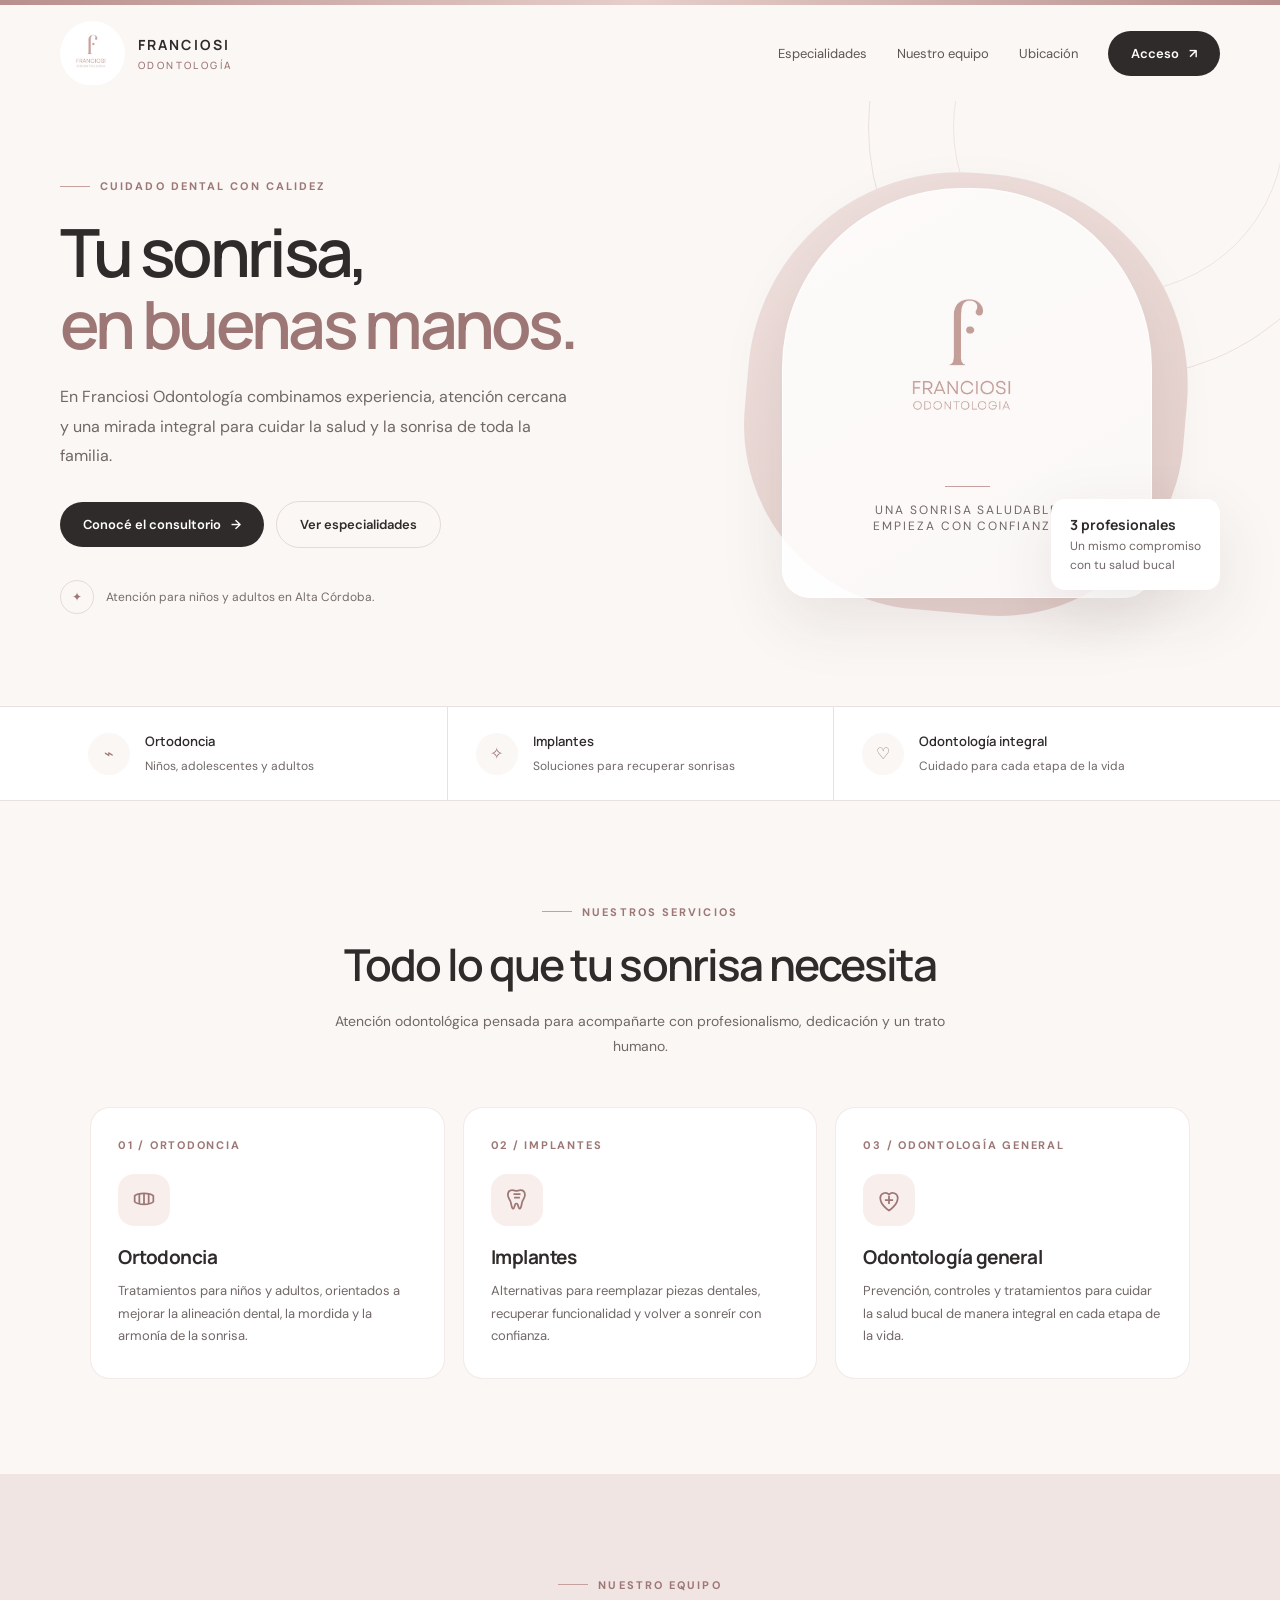
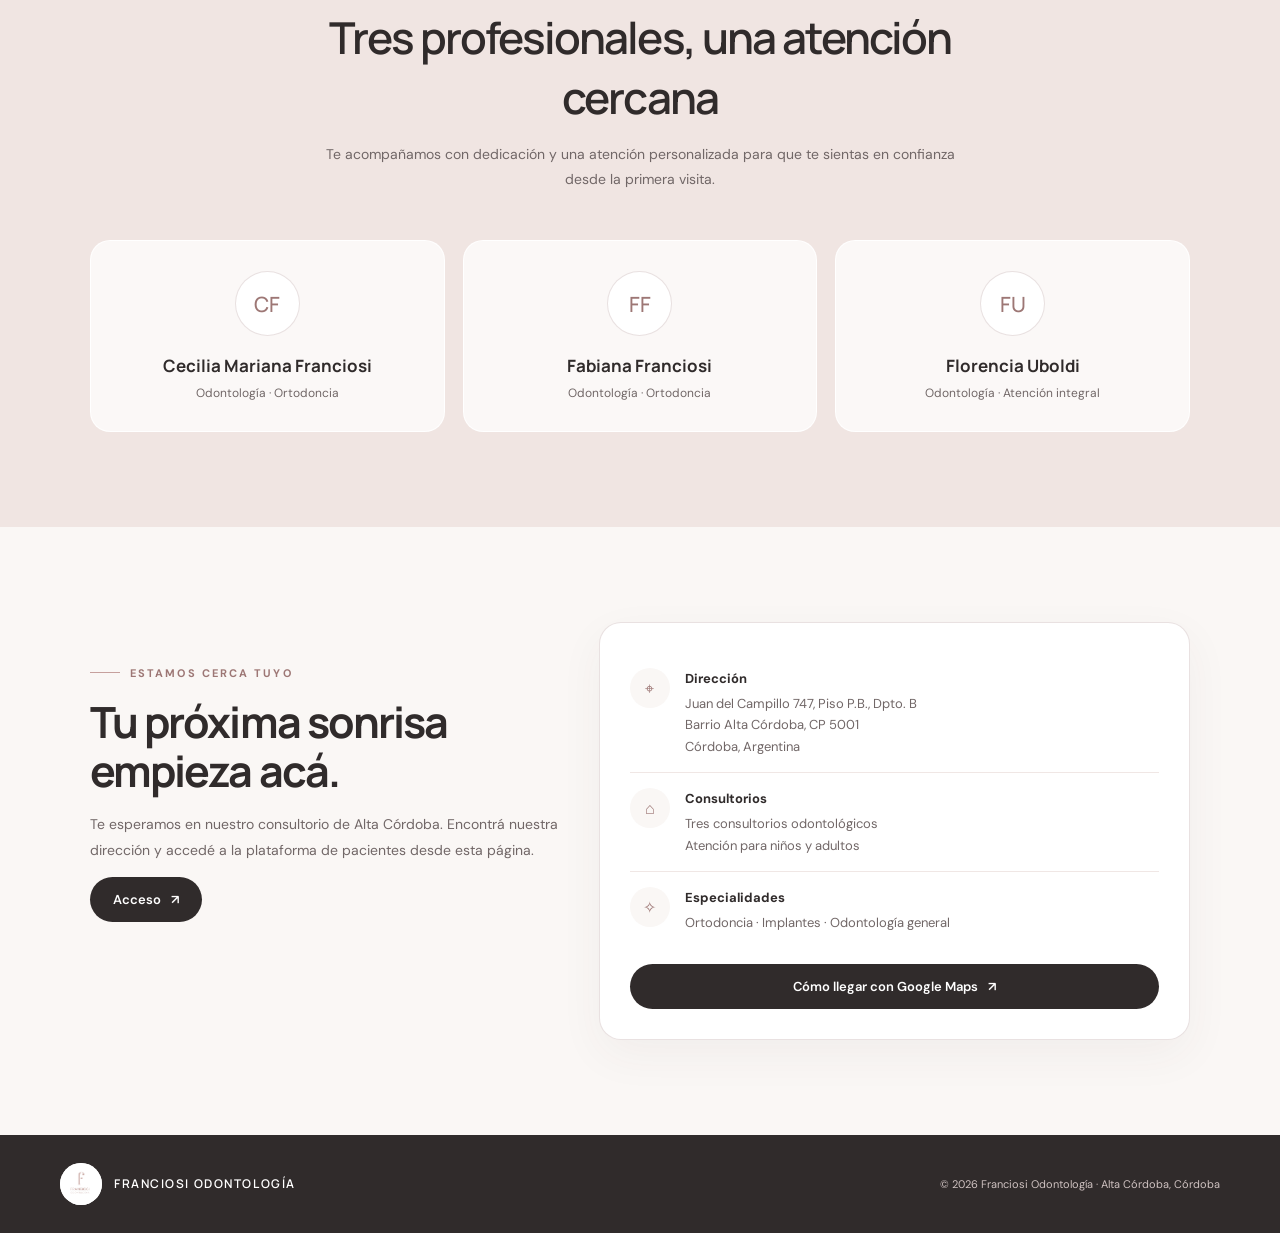
<file: index.html>
<!DOCTYPE html>
<html lang="es">
<head>
  <meta charset="UTF-8">
  <meta name="viewport" content="width=device-width, initial-scale=1.0">
  <meta name="theme-color" content="#f8f4f2">
  <meta name="description" content="Franciosi Odontología. Ortodoncia para niños y adultos, implantes y odontología general en Alta Córdoba.">
  <title>Franciosi Odontología | Alta Córdoba</title>
  <link rel="preconnect" href="https://fonts.googleapis.com">
  <link rel="preconnect" href="https://fonts.gstatic.com" crossorigin>
  <link href="https://fonts.googleapis.com/css2?family=DM+Sans:wght@400;500;600;700&family=Manrope:wght@400;500;600;700;800&display=swap" rel="stylesheet">
  <style>
    :root {
      --rose: #c6a09d;
      --rose-dark: #9d7775;
      --ink: #302b2b;
      --muted: #716767;
      --cream: #faf7f5;
      --white: #fff;
      --line: rgba(157,119,117,.22);
      --shadow: 0 22px 65px rgba(78,52,51,.10);
    }
    * { box-sizing: border-box; }
    html { scroll-behavior: smooth; }
    body { margin: 0; color: var(--ink); background: var(--cream); font-family: "DM Sans", sans-serif; }
    a { color: inherit; text-decoration: none; }
    .topline { height: 5px; background: linear-gradient(90deg, #b88f8c, #e6ceca, #b88f8c); }
    header { position: relative; z-index: 2; }
    .nav { width: min(1160px, calc(100% - 48px)); margin: auto; min-height: 96px; display: flex; align-items: center; justify-content: space-between; gap: 24px; }
    .brand { display: flex; align-items: center; gap: 13px; }
    .brand img { width: 65px; height: 65px; object-fit: contain; border-radius: 50%; }
    .brand-label { font: 700 14px "Manrope", sans-serif; letter-spacing: .15em; text-transform: uppercase; }
    .brand-label span { display: block; margin-top: 4px; font-size: 10px; font-weight: 500; letter-spacing: .24em; color: var(--rose-dark); }
    .nav-links { display: flex; align-items: center; gap: 30px; color: #5e5555; font-size: 13px; }
    .nav-links a:not(.nav-cta):hover { color: var(--rose-dark); }
    .nav-cta, .button { display: inline-flex; justify-content: center; align-items: center; gap: 10px; border-radius: 999px; padding: 14px 23px; background: var(--ink); color: white; font-size: 13px; font-weight: 600; transition: transform .2s, background .2s, box-shadow .2s; }
    .nav-cta:hover, .button:hover { background: var(--rose-dark); transform: translateY(-2px); box-shadow: 0 12px 25px rgba(157,119,117,.22); }
    .hero { overflow: hidden; position: relative; padding: 54px 24px 76px; }
    .hero::before { content:""; position:absolute; width:500px; height:500px; border:1px solid rgba(198,160,157,.28); border-radius:50%; top:-225px; right:-90px; }
    .hero::after { content:""; position:absolute; width:330px; height:330px; border:1px solid rgba(198,160,157,.22); border-radius:50%; top:-140px; right:-5px; }
    .hero-inner { width: min(1160px, 100%); margin: auto; display: grid; grid-template-columns: 1.08fr .92fr; align-items: center; gap: 60px; position: relative; z-index: 1; }
    .eyebrow { display: inline-flex; align-items: center; gap: 10px; text-transform: uppercase; letter-spacing: .19em; color: var(--rose-dark); font-size: 11px; font-weight: 700; }
    .eyebrow::before { content:""; width: 30px; height: 1px; background: var(--rose); }
    h1, h2, h3 { font-family: "Manrope", sans-serif; }
    h1 { font-size: clamp(42px, 5.2vw, 70px); line-height: 1.08; letter-spacing: -.055em; margin: 23px 0 22px; font-weight: 600; }
    h1 em { color: var(--rose-dark); font-style: normal; }
    .hero-copy { color: var(--muted); max-width: 510px; font-size: 16px; line-height: 1.85; margin: 0 0 30px; }
    .hero-actions { display: flex; flex-wrap: wrap; gap: 12px; align-items: center; }
    .button.secondary { background: transparent; color: var(--ink); border: 1px solid var(--line); }
    .button.secondary:hover { color: white; border-color: var(--rose-dark); }
    .hero-note { display:flex; align-items:center; gap:12px; margin-top: 32px; color: #776c6b; font-size: 12px; }
    .note-icon { width: 34px; height: 34px; display:grid; place-items:center; border:1px solid var(--line); border-radius:50%; color:var(--rose-dark); }
    .hero-art { min-height: 475px; position: relative; display: flex; align-items: center; justify-content: center; }
    .art-backdrop { position:absolute; width: min(100%, 440px); height: 440px; border-radius: 48% 48% 42% 42%; background: linear-gradient(145deg, #f0e2df, #e4cfcb); transform: rotate(5deg); }
    .art-card { position: relative; width: min(88%, 370px); min-height: 410px; padding: 35px 27px; background: rgba(255,255,255,.84); border: 1px solid rgba(255,255,255,.9); border-radius: 180px 180px 28px 28px; box-shadow: var(--shadow); display: flex; flex-direction: column; align-items: center; justify-content: center; text-align: center; }
    .art-card img { width: 220px; max-width: 100%; mix-blend-mode: multiply; }
    .art-divider { width: 45px; height: 1px; background: var(--rose); margin: 15px 0; }
    .art-card p { margin: 0; color: var(--muted); font-size: 12px; letter-spacing: .16em; text-transform: uppercase; }
    .floating-tag { position:absolute; right: 0; bottom: 40px; background: white; padding: 15px 19px; border-radius: 14px; box-shadow: var(--shadow); font-size: 12px; line-height: 1.6; }
    .floating-tag strong { display:block; font-family:"Manrope",sans-serif; font-size:14px; }
    .floating-tag span { color:var(--muted); }
    .quick-info { background: #fff; border-top: 1px solid var(--line); border-bottom: 1px solid var(--line); }
    .quick-inner { width:min(1160px, calc(100% - 48px)); margin:auto; display:grid; grid-template-columns: repeat(3,1fr); }
    .quick-item { padding: 25px 28px; display:flex; gap:15px; align-items:center; }
    .quick-item + .quick-item { border-left:1px solid var(--line); }
    .quick-icon { flex:0 0 42px; width:42px; height:42px; display:grid; place-items:center; background:var(--cream); border-radius:50%; color:var(--rose-dark); }
    .quick-item strong { display:block; font:600 13px "Manrope",sans-serif; margin-bottom:4px; }
    .quick-item span { color:var(--muted); font-size:12px; line-height:1.5; }
    section.content { padding: 95px 24px; }
    .section-inner { width:min(1100px,100%); margin:auto; }
    .section-heading { text-align:center; max-width:660px; margin:0 auto 48px; }
    .section-heading h2 { font-size: clamp(30px, 4vw, 44px); letter-spacing:-.045em; font-weight:600; margin:15px 0; }
    .section-heading p { color:var(--muted); line-height:1.8; font-size:14px; margin:0; }
    .services { display:grid; grid-template-columns:repeat(3,1fr); gap:18px; }
    .service { background:#fff; border:1px solid rgba(198,160,157,.22); border-radius:20px; padding:30px 27px; min-height:225px; transition:transform .25s, box-shadow .25s; }
    .service:hover { transform:translateY(-5px); box-shadow:var(--shadow); }
    .service-number { color:var(--rose-dark); font-size:11px; letter-spacing:.16em; font-weight:700; }
    .service-icon { width:52px; height:52px; margin:22px 0 18px; display:grid; place-items:center; background:#f8efed; border-radius:16px; color:var(--rose-dark); }
    .service h3 { font-size:19px; margin:0 0 10px; letter-spacing:-.025em; }
    .service p { color:var(--muted); font-size:13px; line-height:1.75; margin:0; }
    .team-section { background:#f0e5e2; }
    .team-grid { display:grid; grid-template-columns:repeat(3,1fr); gap:18px; }
    .doctor { padding:30px 24px; text-align:center; background:rgba(255,255,255,.72); border:1px solid rgba(255,255,255,.9); border-radius:20px; }
    .doctor-mark { width:65px; height:65px; margin:0 auto 18px; border-radius:50%; display:grid; place-items:center; background:#fff; color:var(--rose-dark); font:500 21px "Manrope",sans-serif; border:1px solid var(--line); }
    .doctor h3 { margin:0 0 8px; font-size:17px; }
    .doctor p { margin:0; font-size:12px; color:var(--muted); }
    .contact-grid { display:grid; grid-template-columns:.9fr 1.1fr; gap:25px; align-items:stretch; }
    .contact-copy { padding:35px 10px 35px 0; }
    .contact-copy h2 { font-size:clamp(30px,4vw,43px); line-height:1.15; letter-spacing:-.045em; margin:17px 0; }
    .contact-copy > p { color:var(--muted); line-height:1.8; font-size:14px; }
    .contact-card { background:#fff; border:1px solid var(--line); border-radius:22px; padding:30px; box-shadow:0 15px 45px rgba(78,52,51,.05); }
    .contact-line { display:flex; gap:15px; align-items:flex-start; padding:15px 0; }
    .contact-line + .contact-line { border-top:1px solid #f0e7e5; }
    .contact-line .quick-icon { width:40px; height:40px; flex-basis:40px; }
    .contact-line strong { display:block; font-size:13px; margin:2px 0 6px; }
    .contact-line p { color:var(--muted); font-size:13px; line-height:1.65; margin:0; }
    .contact-card .button { width:100%; margin-top:15px; }
    footer { background:#302b2b; color:#fff; padding:28px 24px; }
    .footer-inner { width:min(1160px,100%); margin:auto; display:flex; align-items:center; justify-content:space-between; gap:20px; }
    .footer-brand { display:flex; align-items:center; gap:12px; font:600 12px "Manrope",sans-serif; letter-spacing:.13em; text-transform:uppercase; }
    .footer-brand img { width:42px; height:42px; object-fit:contain; background:#fff; border-radius:50%; }
    footer p { margin:0; font-size:11px; color:#cfc2c1; }
    @media (max-width: 850px) {
      .nav { width:calc(100% - 32px); min-height:80px; }
      .nav-links { gap:15px; }
      .nav-links a:not(.nav-cta) { display:none; }
      .hero { padding-top:35px; }
      .hero-inner { grid-template-columns:1fr; gap:20px; }
      .hero-copy { max-width:620px; }
      .hero-art { min-height:420px; }
      .art-backdrop { height:380px; width:380px; max-width:90%; }
      .art-card { min-height:350px; }
      .art-card img { width:185px; }
      .floating-tag { right:5%; bottom:18px; }
      .quick-inner { width:100%; }
      .quick-item { padding:20px 14px; gap:10px; }
      .quick-icon { width:36px; height:36px; flex-basis:36px; }
      .services, .team-grid { grid-template-columns:1fr; }
      .service { min-height:0; }
      section.content { padding:70px 20px; }
      .contact-grid { grid-template-columns:1fr; }
      .contact-copy { padding:0; }
    }
    @media (max-width: 560px) {
      .brand img { width:50px; height:50px; }
      .brand-label { font-size:12px; }
      .nav-cta { padding:12px 15px; font-size:12px; }
      .hero { padding-left:20px; padding-right:20px; }
      h1 { font-size:44px; }
      .hero-copy { font-size:14px; }
      .hero-art { min-height:355px; }
      .art-backdrop { height:310px; width:310px; }
      .art-card { width:82%; min-height:300px; padding:25px 15px; }
      .art-card img { width:150px; }
      .art-card p { font-size:10px; }
      .floating-tag { bottom:0; right:0; padding:12px 14px; }
      .quick-inner { grid-template-columns:1fr; padding:8px 20px; }
      .quick-item { padding:13px 0; }
      .quick-item + .quick-item { border-left:0; border-top:1px solid var(--line); }
      .quick-item span br { display:none; }
      .section-heading { margin-bottom:32px; }
      .contact-card { padding:22px; }
      .footer-inner { flex-direction:column; text-align:center; }
    }
  </style>
</head>
<body>
  <div class="topline"></div>
  <header>
    <nav class="nav" aria-label="Navegación principal">
      <a class="brand" href="#inicio" aria-label="Franciosi Odontología, inicio">
        <img src="[data-uri]" alt="Logo Franciosi Odontología">
        <div class="brand-label">Franciosi<span>Odontología</span></div>
      </a>
      <div class="nav-links">
        <a href="#servicios">Especialidades</a>
        <a href="#equipo">Nuestro equipo</a>
        <a href="#contacto">Ubicación</a>
        <a class="nav-cta" href="https://odontologico-omega.vercel.app/" target="_blank" rel="noopener noreferrer">Acceso <span aria-hidden="true">↗</span></a>
      </div>
    </nav>
  </header>

  <main>
    <section class="hero" id="inicio">
      <div class="hero-inner">
        <div>
          <div class="eyebrow">Cuidado dental con calidez</div>
          <h1>Tu sonrisa,<br><em>en buenas manos.</em></h1>
          <p class="hero-copy">En Franciosi Odontología combinamos experiencia, atención cercana y una mirada integral para cuidar la salud y la sonrisa de toda la familia.</p>
          <div class="hero-actions">
            <a class="button" href="#contacto">Conocé el consultorio <span aria-hidden="true">→</span></a>
            <a class="button secondary" href="#servicios">Ver especialidades</a>
          </div>
          <div class="hero-note"><span class="note-icon" aria-hidden="true">✦</span><span>Atención para niños y adultos en Alta Córdoba.</span></div>
        </div>
        <div class="hero-art" aria-label="Identidad visual de Franciosi Odontología">
          <div class="art-backdrop"></div>
          <div class="art-card">
            <img src="[data-uri]" alt="Franciosi Odontología">
            <div class="art-divider"></div>
            <p>Una sonrisa saludable<br>empieza con confianza</p>
          </div>
          <div class="floating-tag"><strong>3 profesionales</strong><span>Un mismo compromiso<br>con tu salud bucal</span></div>
        </div>
      </div>
    </section>

    <div class="quick-info">
      <div class="quick-inner">
        <div class="quick-item">
          <div class="quick-icon" aria-hidden="true">⌁</div>
          <div><strong>Ortodoncia</strong><span>Niños, adolescentes y adultos</span></div>
        </div>
        <div class="quick-item">
          <div class="quick-icon" aria-hidden="true">✧</div>
          <div><strong>Implantes</strong><span>Soluciones para recuperar sonrisas</span></div>
        </div>
        <div class="quick-item">
          <div class="quick-icon" aria-hidden="true">♡</div>
          <div><strong>Odontología integral</strong><span>Cuidado para cada etapa de la vida</span></div>
        </div>
      </div>
    </div>

    <section class="content" id="servicios">
      <div class="section-inner">
        <div class="section-heading">
          <div class="eyebrow">Nuestros servicios</div>
          <h2>Todo lo que tu sonrisa necesita</h2>
          <p>Atención odontológica pensada para acompañarte con profesionalismo, dedicación y un trato humano.</p>
        </div>
        <div class="services">
          <article class="service">
            <div class="service-number">01 / ORTODONCIA</div>
            <div class="service-icon" aria-hidden="true"><svg width="28" height="28" viewBox="0 0 24 24" fill="none" stroke="currentColor" stroke-width="1.5"><path d="M4 8.5c2.2-2.2 4.5-2.2 8-2.2s5.8 0 8 2.2v5c-2.2 2.2-4.5 2.2-8 2.2s-5.8 0-8-2.2z"/><path d="M8 6.5v9M12 6.3v9.4M16 6.5v9"/></svg></div>
            <h3>Ortodoncia</h3>
            <p>Tratamientos para niños y adultos, orientados a mejorar la alineación dental, la mordida y la armonía de la sonrisa.</p>
          </article>
          <article class="service">
            <div class="service-number">02 / IMPLANTES</div>
            <div class="service-icon" aria-hidden="true"><svg width="28" height="28" viewBox="0 0 24 24" fill="none" stroke="currentColor" stroke-width="1.5"><path d="M8 3.5c-2.2 0-3.8 1.6-3.8 4.2 0 2.1 1.2 3.4 2.1 5.2.7 1.4.7 4.1 1.6 5.9.4.8 1.1.8 1.5-.1l1.1-3.1c.3-.8 1.7-.8 2 0l1.1 3.1c.4.9 1.1.9 1.5.1.9-1.8.9-4.5 1.6-5.9.9-1.8 2.1-3.1 2.1-5.2 0-2.6-1.6-4.2-3.8-4.2-1.5 0-2.5.7-3.5.7s-2-.7-3.5-.7z"/><path d="M9 7h6M9.5 10h5"/></svg></div>
            <h3>Implantes</h3>
            <p>Alternativas para reemplazar piezas dentales, recuperar funcionalidad y volver a sonreír con confianza.</p>
          </article>
          <article class="service">
            <div class="service-number">03 / ODONTOLOGÍA GENERAL</div>
            <div class="service-icon" aria-hidden="true"><svg width="28" height="28" viewBox="0 0 24 24" fill="none" stroke="currentColor" stroke-width="1.5"><path d="M12 21s-7.5-4.6-7.5-11A4.3 4.3 0 0 1 12 7.4 4.3 4.3 0 0 1 19.5 10C19.5 16.4 12 21 12 21z"/><path d="M8.5 12h7M12 8.5v7"/></svg></div>
            <h3>Odontología general</h3>
            <p>Prevención, controles y tratamientos para cuidar la salud bucal de manera integral en cada etapa de la vida.</p>
          </article>
        </div>
      </div>
    </section>

    <section class="content team-section" id="equipo">
      <div class="section-inner">
        <div class="section-heading">
          <div class="eyebrow">Nuestro equipo</div>
          <h2>Tres profesionales, una atención cercana</h2>
          <p>Te acompañamos con dedicación y una atención personalizada para que te sientas en confianza desde la primera visita.</p>
        </div>
        <div class="team-grid">
          <article class="doctor"><div class="doctor-mark">CF</div><h3>Cecilia Mariana Franciosi</h3><p>Odontología · Ortodoncia</p></article>
          <article class="doctor"><div class="doctor-mark">FF</div><h3>Fabiana Franciosi</h3><p>Odontología · Ortodoncia</p></article>
          <article class="doctor"><div class="doctor-mark">FU</div><h3>Florencia Uboldi</h3><p>Odontología · Atención integral</p></article>
        </div>
      </div>
    </section>

    <section class="content" id="contacto">
      <div class="section-inner contact-grid">
        <div class="contact-copy">
          <div class="eyebrow">Estamos cerca tuyo</div>
          <h2>Tu próxima sonrisa empieza acá.</h2>
          <p>Te esperamos en nuestro consultorio de Alta Córdoba. Encontrá nuestra dirección y accedé a la plataforma de pacientes desde esta página.</p>
          <a class="button" href="https://odontologico-omega.vercel.app/" target="_blank" rel="noopener noreferrer">Acceso <span aria-hidden="true">↗</span></a>
        </div>
        <div class="contact-card">
          <div class="contact-line">
            <div class="quick-icon" aria-hidden="true">⌖</div>
            <div><strong>Dirección</strong><p>Juan del Campillo 747, Piso P.B., Dpto. B<br>Barrio Alta Córdoba, CP 5001<br>Córdoba, Argentina</p></div>
          </div>
          <div class="contact-line">
            <div class="quick-icon" aria-hidden="true">⌂</div>
            <div><strong>Consultorios</strong><p>Tres consultorios odontológicos<br>Atención para niños y adultos</p></div>
          </div>
          <div class="contact-line">
            <div class="quick-icon" aria-hidden="true">✧</div>
            <div><strong>Especialidades</strong><p>Ortodoncia · Implantes · Odontología general</p></div>
          </div>
          <a class="button" href="https://www.google.com/maps/search/?api=1&query=Juan+del+Campillo+747%2C+C%C3%B3rdoba%2C+Argentina" target="_blank" rel="noopener noreferrer">Cómo llegar con Google Maps <span aria-hidden="true">↗</span></a>
        </div>
      </div>
    </section>
  </main>

  <footer>
    <div class="footer-inner">
      <div class="footer-brand"><img src="[data-uri]" alt=""><span>Franciosi Odontología</span></div>
      <p>© <span id="year">2026</span> Franciosi Odontología · Alta Córdoba, Córdoba</p>
    </div>
  </footer>
  <script>document.getElementById('year').textContent = new Date().getFullYear();</script>
</body>
</html>
</file>
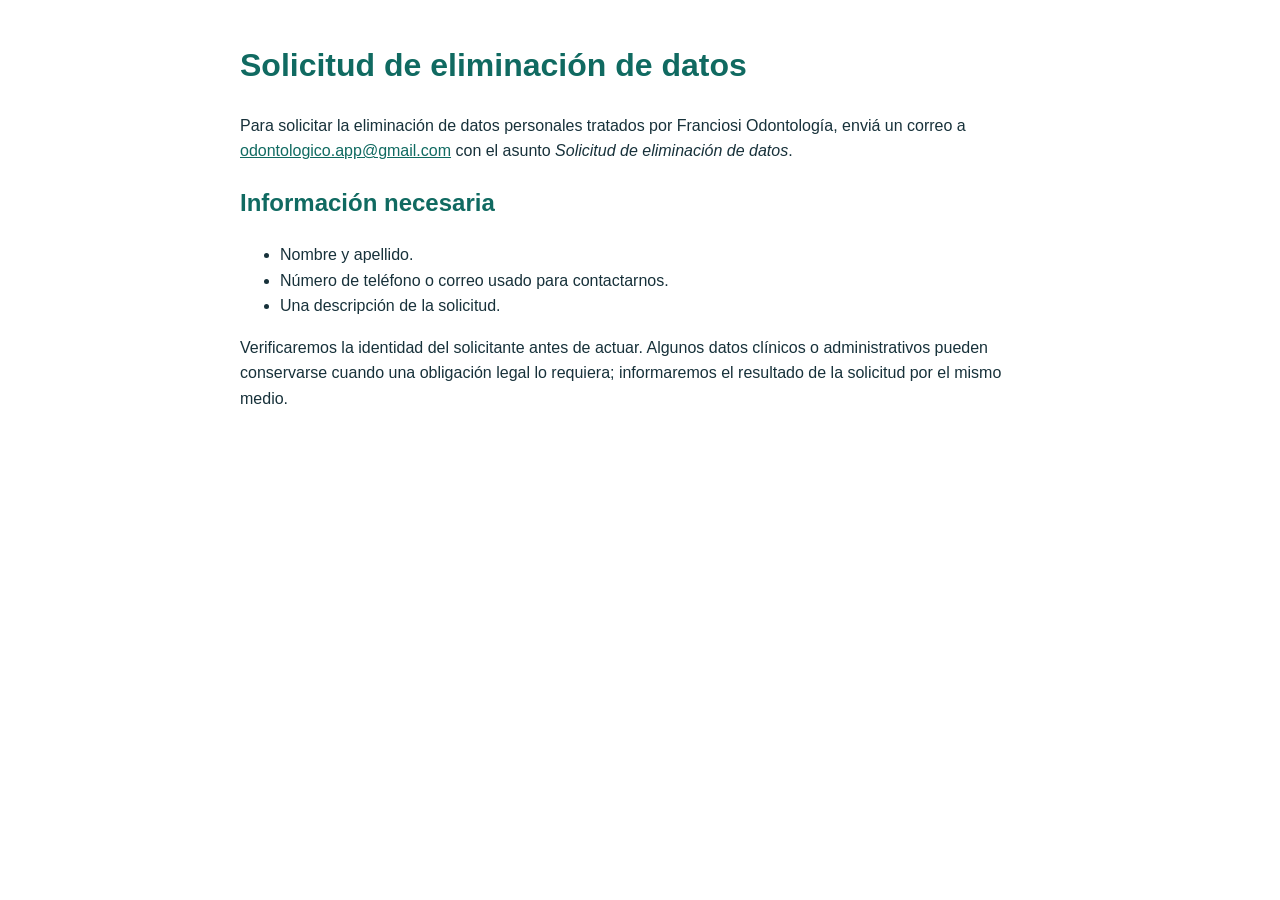
<file: app/static/eliminacion_datos.html>
<!doctype html>
<html lang="es">
<head>
  <meta charset="utf-8"><meta name="viewport" content="width=device-width, initial-scale=1">
  <title>Eliminación de datos · Franciosi Odontología</title>
  <style>body{font-family:Arial,sans-serif;line-height:1.6;max-width:800px;margin:40px auto;padding:0 22px;color:#17313a}h1,h2{color:#106a61}a{color:#106a61}</style>
</head>
<body>
  <h1>Solicitud de eliminación de datos</h1>
  <p>Para solicitar la eliminación de datos personales tratados por Franciosi Odontología, enviá un correo a <a href="mailto:odontologico.app@gmail.com?subject=Solicitud%20de%20eliminaci%C3%B3n%20de%20datos">odontologico.app@gmail.com</a> con el asunto <em>Solicitud de eliminación de datos</em>.</p>
  <h2>Información necesaria</h2>
  <ul><li>Nombre y apellido.</li><li>Número de teléfono o correo usado para contactarnos.</li><li>Una descripción de la solicitud.</li></ul>
  <p>Verificaremos la identidad del solicitante antes de actuar. Algunos datos clínicos o administrativos pueden conservarse cuando una obligación legal lo requiera; informaremos el resultado de la solicitud por el mismo medio.</p>
</body>
</html>
</file>
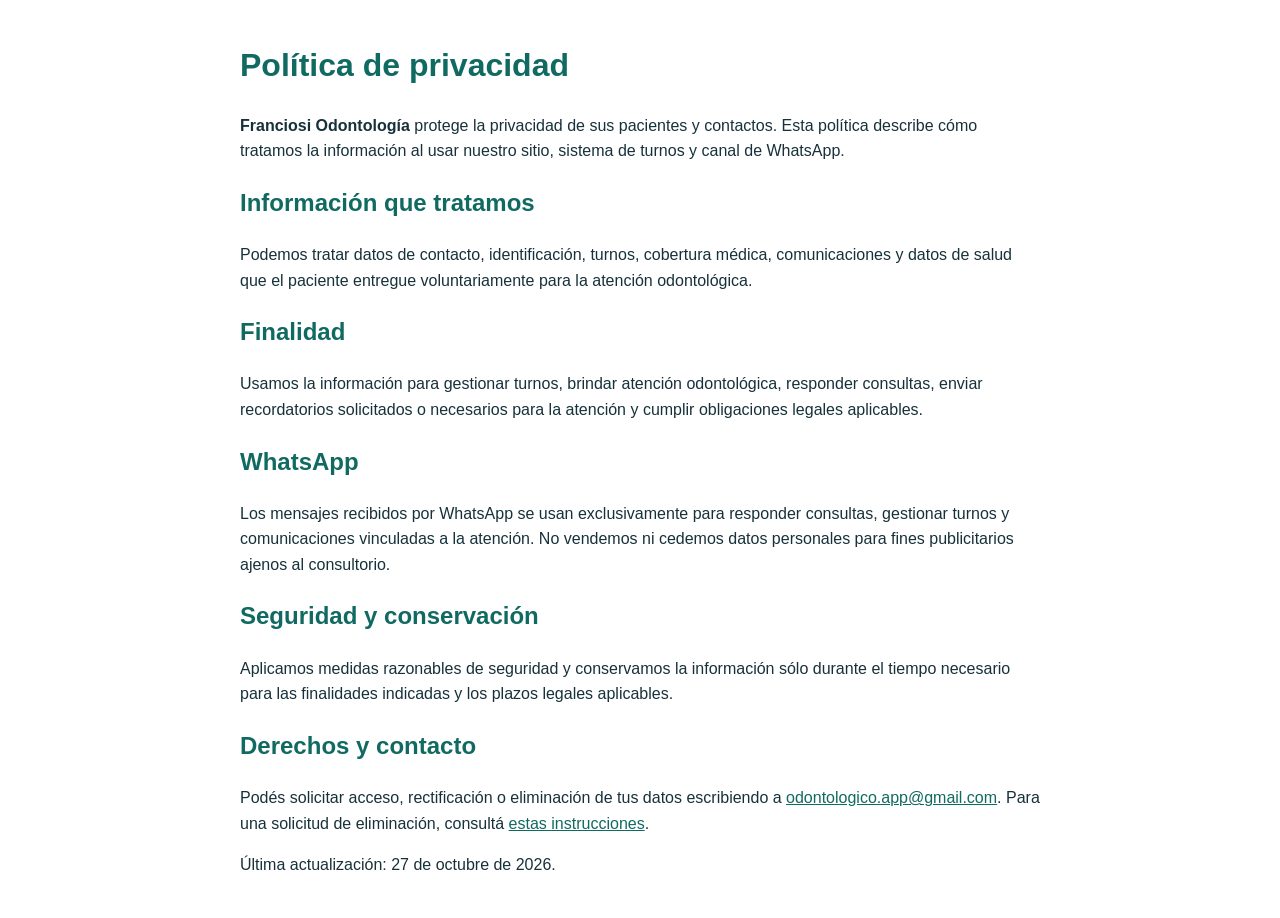
<file: app/static/privacidad.html>
<!doctype html>
<html lang="es">
<head>
  <meta charset="utf-8"><meta name="viewport" content="width=device-width, initial-scale=1">
  <title>Política de privacidad · Franciosi Odontología</title>
  <meta name="description" content="Política de privacidad de Franciosi Odontología.">
  <style>body{font-family:Arial,sans-serif;line-height:1.6;max-width:800px;margin:40px auto;padding:0 22px;color:#17313a}h1,h2{color:#106a61}a{color:#106a61}</style>
</head>
<body>
  <h1>Política de privacidad</h1>
  <p><strong>Franciosi Odontología</strong> protege la privacidad de sus pacientes y contactos. Esta política describe cómo tratamos la información al usar nuestro sitio, sistema de turnos y canal de WhatsApp.</p>
  <h2>Información que tratamos</h2>
  <p>Podemos tratar datos de contacto, identificación, turnos, cobertura médica, comunicaciones y datos de salud que el paciente entregue voluntariamente para la atención odontológica.</p>
  <h2>Finalidad</h2>
  <p>Usamos la información para gestionar turnos, brindar atención odontológica, responder consultas, enviar recordatorios solicitados o necesarios para la atención y cumplir obligaciones legales aplicables.</p>
  <h2>WhatsApp</h2>
  <p>Los mensajes recibidos por WhatsApp se usan exclusivamente para responder consultas, gestionar turnos y comunicaciones vinculadas a la atención. No vendemos ni cedemos datos personales para fines publicitarios ajenos al consultorio.</p>
  <h2>Seguridad y conservación</h2>
  <p>Aplicamos medidas razonables de seguridad y conservamos la información sólo durante el tiempo necesario para las finalidades indicadas y los plazos legales aplicables.</p>
  <h2>Derechos y contacto</h2>
  <p>Podés solicitar acceso, rectificación o eliminación de tus datos escribiendo a <a href="mailto:odontologico.app@gmail.com">odontologico.app@gmail.com</a>. Para una solicitud de eliminación, consultá <a href="/eliminacion-datos">estas instrucciones</a>.</p>
  <p>Última actualización: 27 de octubre de 2026.</p>
</body>
</html>
</file>
